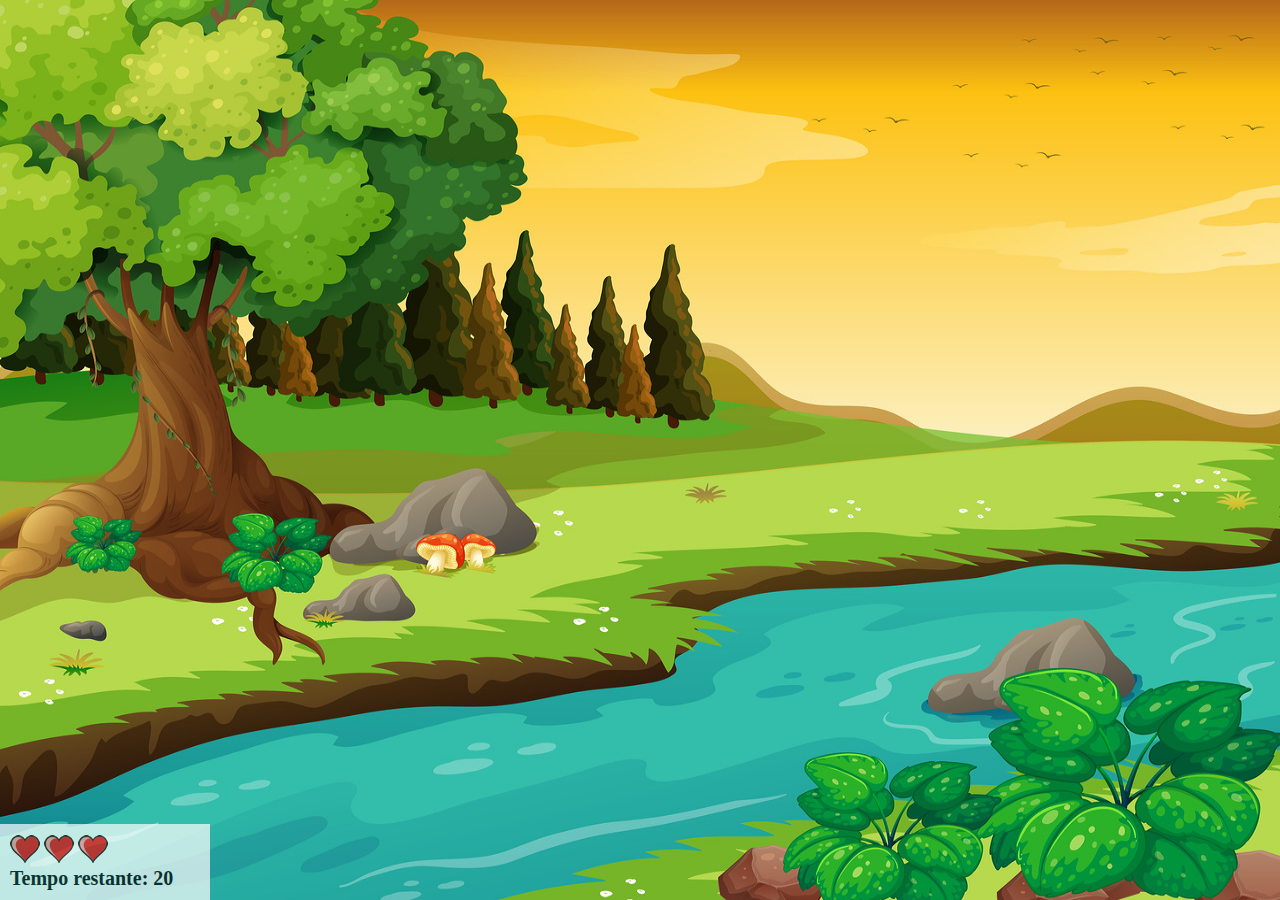
<file: index.html>
<!DOCTYPE html>
<html lang="pt-br">
<head>
    <meta charset="UTF-8">
    <meta name="viewport" content="width=device-width, initial-scale=1.0">
    <title>Mata Mosquito</title>
    <script src="jogo.js"></script>
    <link rel="stylesheet" href="style.css">
</head>
<body onresize="ajustatamanhopalcojogo()">
    
    <div class="painel">
        <div class="vidas">
         <img id="v1" src="imagens/coracao_cheio.png" alt="">
         <img id="v2" src="imagens/coracao_cheio.png" alt="">
         <img id="v3" src="imagens/coracao_cheio.png" alt="">
        </div>
        <div class="cronometro">Tempo restante: <span id="cronometro"></span></div>
    </div>

      <script>
         document.getElementById("cronometro").innerHTML = tempo
         
        var criamosca = setInterval(function(){
            posicaorandomica()
        }, criamosquitotempo)
      </script>

</body>
</html>
</file>
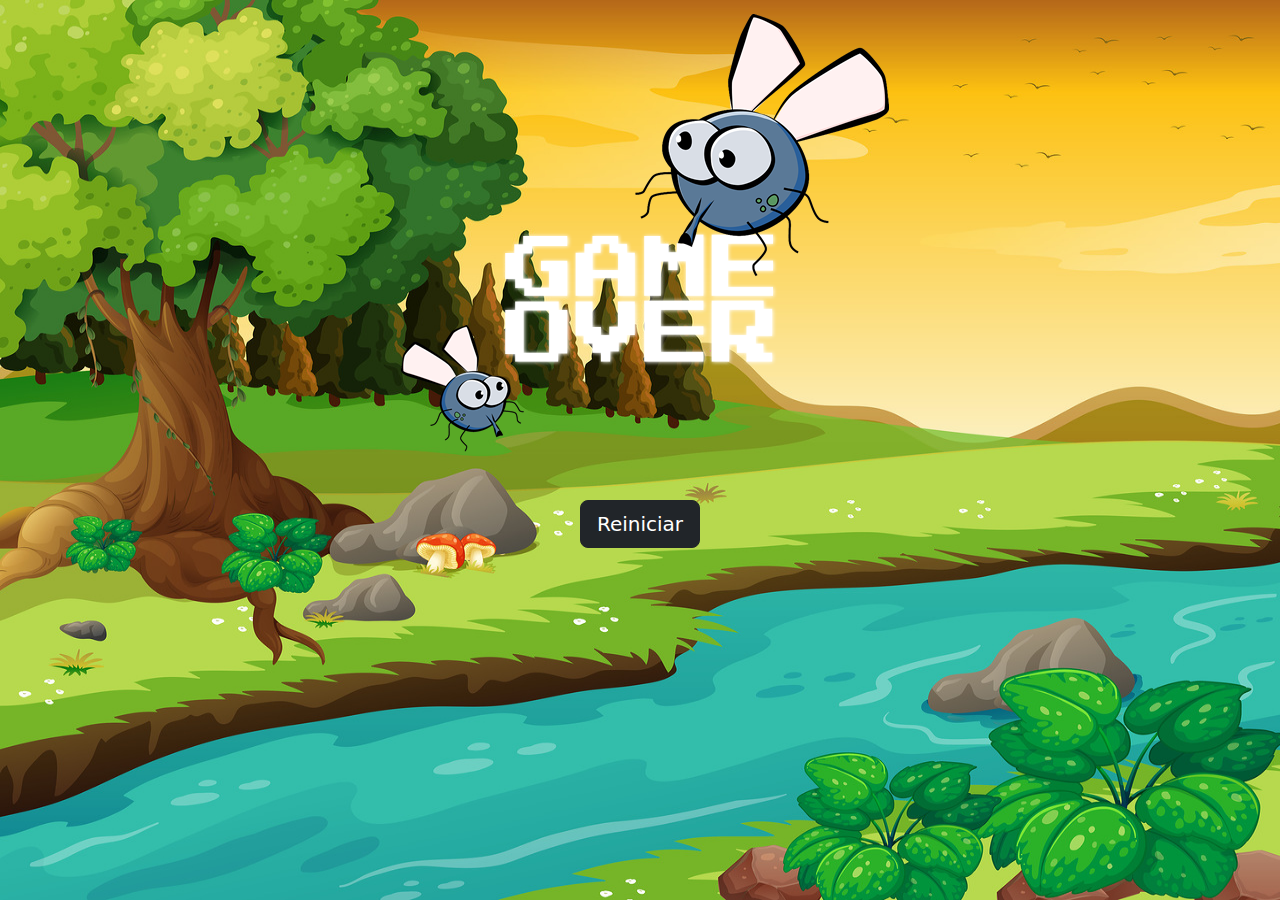
<file: fim_de_jogo.html>
<!DOCTYPE html>
<html lang="pt-br">
<head>
    <meta charset="UTF-8">
    <meta name="viewport" content="width=device-width, initial-scale=1.0">
    <title>Game Over</title>
    <link href="https://cdn.jsdelivr.net/npm/bootstrap@5.3.3/dist/css/bootstrap.min.css" rel="stylesheet" integrity="sha384-QWTKZyjpPEjISv5WaRU9OFeRpok6YctnYmDr5pNlyT2bRjXh0JMhjY6hW+ALEwIH" crossorigin="anonymous">
    <link rel="stylesheet" href="style.css">
</head>
<body>
    <div class="container">
        <div class="row">
            <div class="col">
                <div class="d-flex justify-content-center">
                <img src="imagens/game_over.png" alt="">
            </div>
            </div>
        </div>

        <div class="row">
            <div class="col">
                <div class="d-flex justify-content-center">
                <button type="button" class="btn btn-dark btn-lg" onclick="window.location.href = 'inicio.html'">Reiniciar</button>
            </div>
            </div>
        </div>
    </div>
</body> 
</html>
</file>
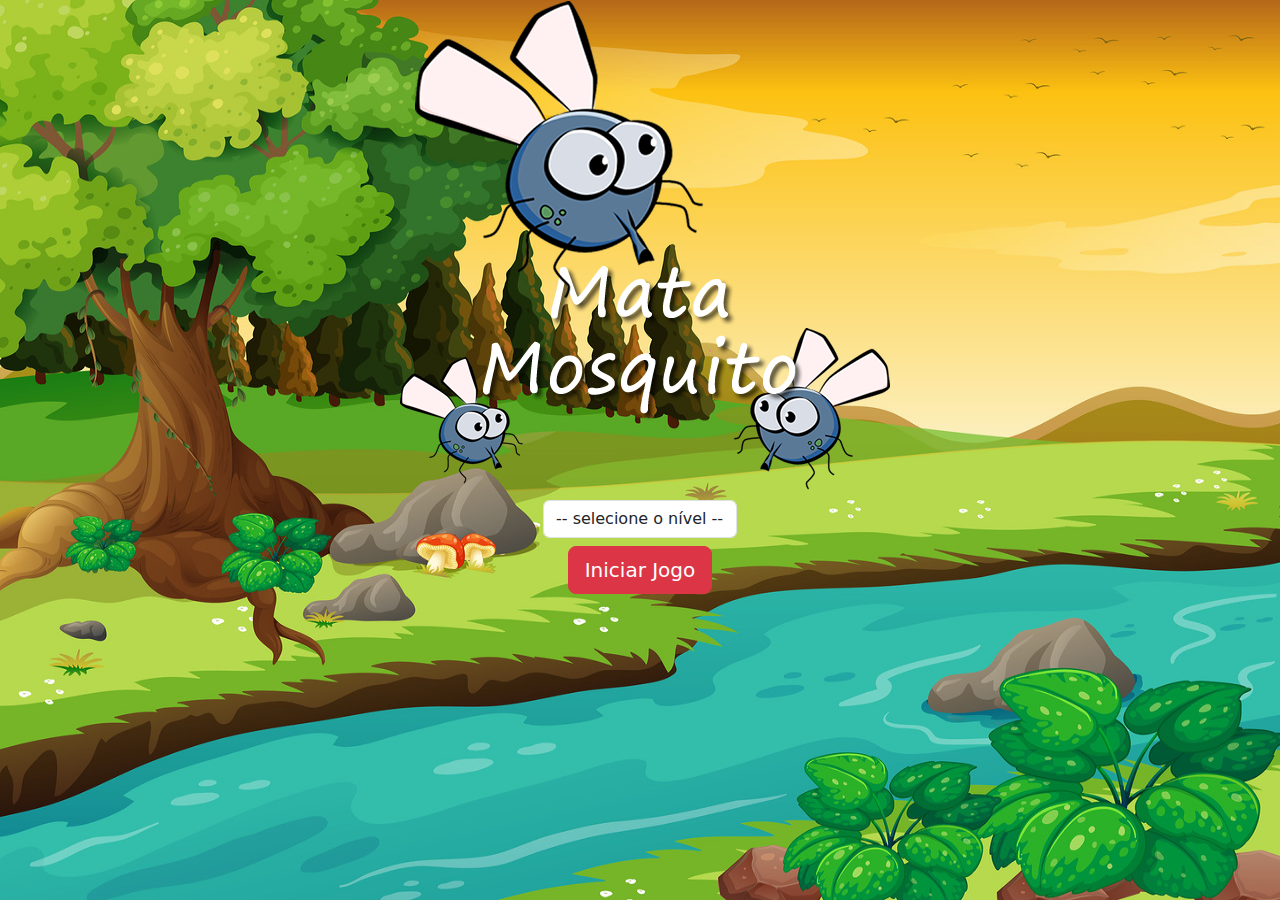
<file: inicio.html>
<!DOCTYPE html>
<html lang="pt-br">
<head>
    <meta charset="UTF-8">
    <meta name="viewport" content="width=device-width, initial-scale=1.0">
    <title>Game Over</title>
    <link href="https://cdn.jsdelivr.net/npm/bootstrap@5.3.3/dist/css/bootstrap.min.css" rel="stylesheet" integrity="sha384-QWTKZyjpPEjISv5WaRU9OFeRpok6YctnYmDr5pNlyT2bRjXh0JMhjY6hW+ALEwIH" crossorigin="anonymous">
    <link rel="stylesheet" href="style.css">
    <script>
     
     function iniciar_jogo(){
        var nivel = document.getElementById("nivel").value

        if(nivel === ""){
            alert("selecione um nivel para iniciar o jogo")
            return false
        }

        window.location.href = "index.html?" + nivel


     }

    </script>
</head>
<body>
    <div class="container">
        <div class="row">
            <div class="col">
                <div class="d-flex justify-content-center">
                <img src="imagens/game.png" alt="">
            </div>
            </div>
        </div>

        <div class="row">
            <div class="col">
                <div class="d-flex justify-content-center">
                 <div class="mb-2">
                 <select name="" id="nivel" class="form-control">
                    <option value="">-- selecione o nível --</option>
                    <option value="normal">Normal</option>
                    <option value="dificil">Difícil</option>
                    <option value="hard">Hard</option>
                    <option value="impossivel">Impossivel</option>
                 </select>
                </div>
                </div>
            </div>
        </div>


        <div class="row">
            <div class="col">
                <div class="d-flex justify-content-center">
                <button type="button" class="btn btn-danger btn-lg" onclick="iniciar_jogo()">Iniciar Jogo</button>
            </div>
            </div>
        </div>
    </div>
</body> 
</html>
</file>
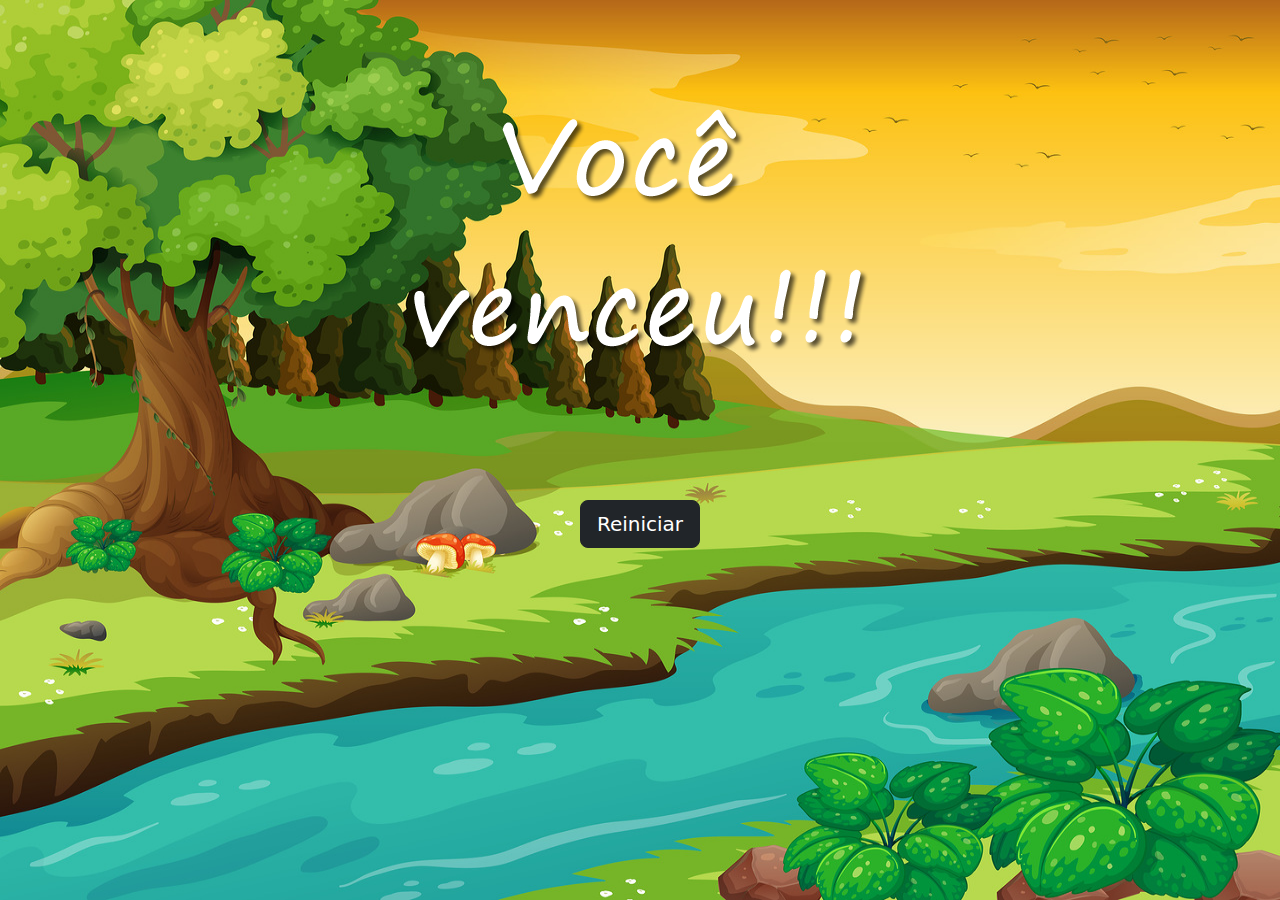
<file: vitoria.html>
<!DOCTYPE html>
<html lang="pt-br">
<head>
    <meta charset="UTF-8">
    <meta name="viewport" content="width=device-width, initial-scale=1.0">
    <title>Game Over</title>
    <link href="https://cdn.jsdelivr.net/npm/bootstrap@5.3.3/dist/css/bootstrap.min.css" rel="stylesheet" integrity="sha384-QWTKZyjpPEjISv5WaRU9OFeRpok6YctnYmDr5pNlyT2bRjXh0JMhjY6hW+ALEwIH" crossorigin="anonymous">
    <link rel="stylesheet" href="style.css">
</head>
<body>
    <div class="container">
        <div class="row">
            <div class="col">
                <div class="d-flex justify-content-center">
                <img src="imagens/vitoria.png" alt="">
            </div>
            </div>
        </div>

        <div class="row">
            <div class="col">
                <div class="d-flex justify-content-center">
                <button type="button" class="btn btn-dark btn-lg" onclick="window.location.href = 'inicio.html'">Reiniciar</button>
            </div>
            </div>
        </div>
    </div>
</body> 
</html>
</file>
<file: style.css>
body{
    background-image: url(imagens/bg.jpg);
    background-repeat: no-repeat;
    background-size: 100vw 100vh;
}

html{
    cursor: url(imagens/mata_mosca.png) 30 30, auto;
}


.mosquito1{
    width: 50px;
    height: 50px;
}
.mosquito2{
    width: 70px;
    height: 70px;
}
.mosquito3{
    width: 90px;
    height: 90px;
}
.ladoA{
    transform: scaleX(1);
}
.ladoB{
    transform: scaleX(-1);
}

.painel{
    position: absolute;
    width: 190px;
    padding: 10px;
    border-top: 1px solid white;
    bottom: 0px;
    background-color: white;
    opacity: 0.7;
    left: 0px;
}
.vidas{
    float: left;
}
.cronometro{
    float: left;
    font-size: 20px;
    font-weight: bold;
}
</file>
